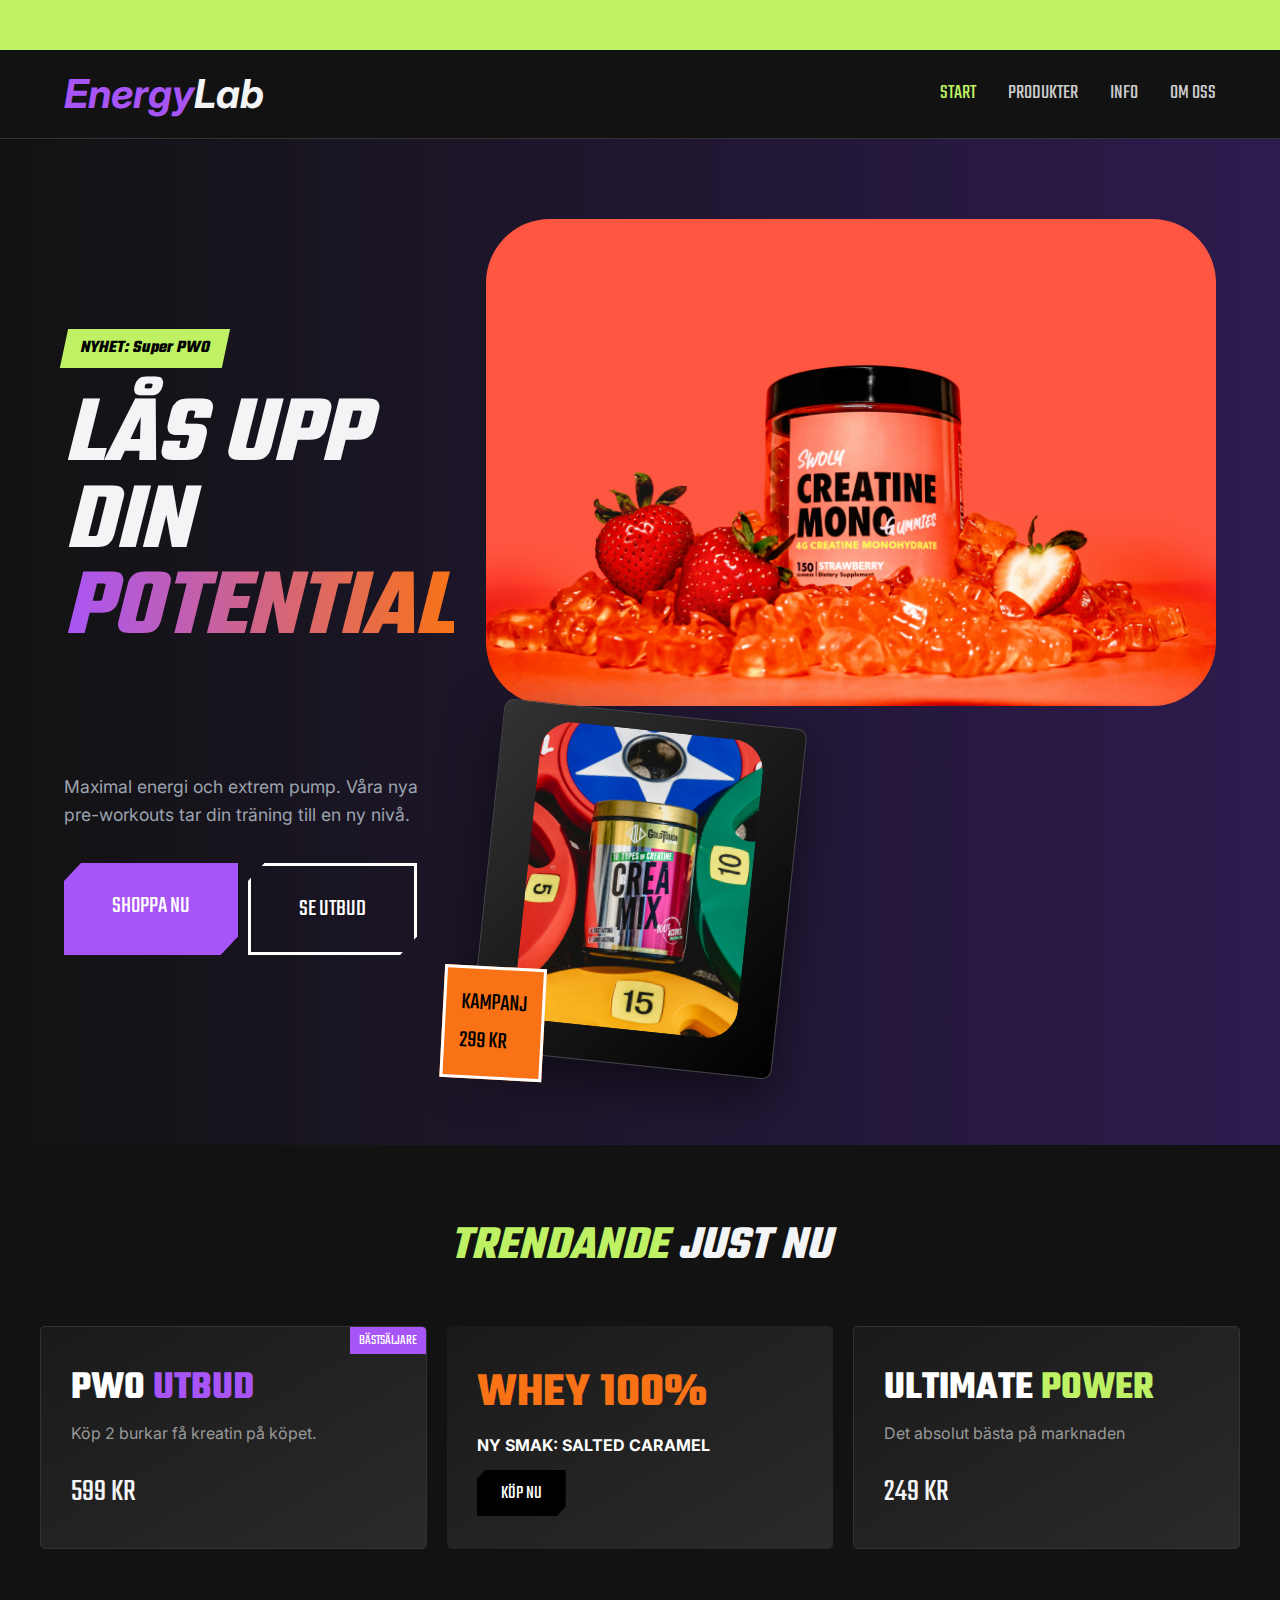
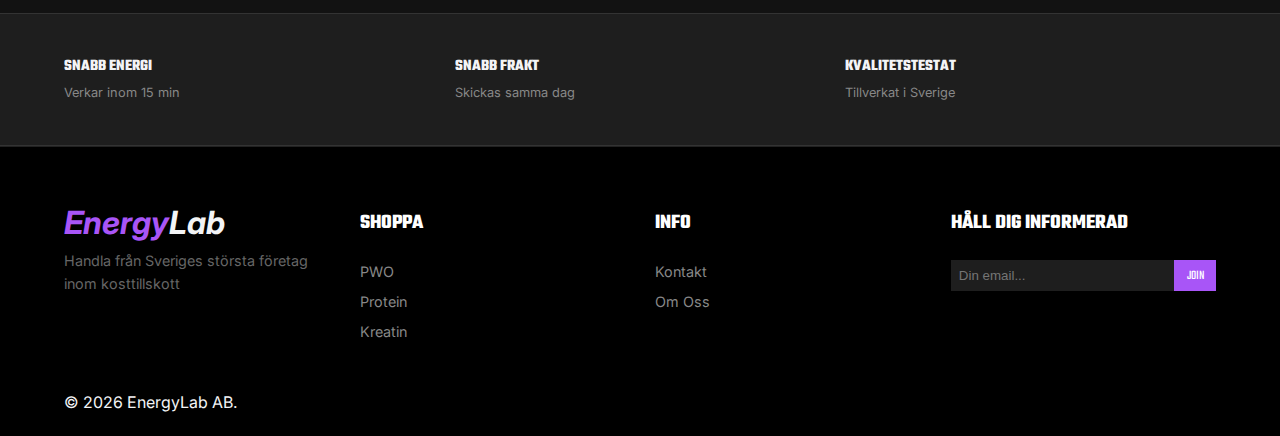
<file: index.html>
<!DOCTYPE html>
<html lang="sv">
<head>
    <meta charset="UTF-8">
    <meta name="viewport" content="width=device-width, initial-scale=1.0">
    <title>EnergyLab - Start</title>
	<link rel = "icon" type = "image/png" href= "logo.png">
    <link href="https://fonts.googleapis.com/css2?family=Teko:wght@400;600;700&family=Inter:wght@400;700&display=swap" rel="stylesheet">
    <link rel="stylesheet" href="mall.css">

</head>
<body>

    <div class="ticker-wrap">
        <div class="ticker-content">
             GRATIS SHAKER VID KÖP ÖVER 500 KR • KÖP 3 BETALA FÖR 2 PÅ ALLA PWO • FRI FRAKT ÖVER 499 KR • NYHET: Unicorn rainbow barf
        </div>
    </div>

    <header>
        <div class="container header-inner">
            <a href="index.html" class="logo">
                <span class="purple">Energy</span>Lab
            </a>
            
            <button class="hamburger" aria-label="Öppna meny">
                <span></span>
                <span></span>
                <span></span>
            </button>

            <nav class="main-nav">
                <a href="index.html" class="nav-link active">START</a>
                <a href="shop.html" class="nav-link">PRODUKTER</a>
                <a href="information.html" class="nav-link">INFO</a>
                <a href="omoss.html" class="nav-link">OM OSS</a>
            </nav>
        </div> </header>

    <main>
        <section class="hero">
            <div class="container hero-content" style="display: flex; gap: 2rem; align-items: center;">
                <div class="hero-text">
                    <span class="badge">NYHET: Super PWO</span>
                    <h1>Lås upp din <br> <span class="gradient-text">potential</span></h1>
                    <p>Maximal energi och extrem pump. Våra nya pre-workouts tar din träning till en ny nivå.</p>
                    <div class="btn-group" style="display: flex; gap: 10px;">
                        <a href="shop.html" class="btn btn-primary">SHOPPA NU</a>
                        <a href="shop.html" class="btn btn-outline">SE UTBUD</a>
                    </div>
                </div>
                <div class="hero-image">
                    <img src="swoly-supplements-5NJme42ptMw-unsplash.jpg" alt="Pre workout" style="max-width: 100%; width: 100%; height: auto; border-radius: 4em;"> 
                    
                    <div class="hero-image-wrap">
                        <span style="font-family: 'Teko'; font-size: 2rem; color: #666; text-align: center;">
                            <img src="gold-touch-nutrition-zszHN6icGzc-unsplash.jpg" alt="Pre workout" style="width: 7em; height: auto; border-radius: 1em;"> 
                        </span>
                        <div class="price-tag">KAMPANJ<br>299 KR</div>
                    </div>
                </div>
            </div>
        </section>

        <section class="section-padding container">
            <h2 style="font-size: 3rem; text-align: center; margin-bottom: 40px; font-style: italic;">
                <span style="color: var(--color-lime);">TRENDANDE</span> JUST NU
            </h2>
            
            <div class="grid-container" style="display: grid; grid-template-columns: repeat(auto-fit, minmax(300px, 1fr)); gap: 20px;">
                <div class="campaign-card">
                    <div class="card-tag">BÄSTSÄLJARE</div>
                    <h3 style="font-size: 2.5rem; color: white;">PWO <span style="color: var(--color-purple);">UTBUD</span></h3>
                    <p style="color: #999; margin-bottom: 20px;">Köp 2 burkar få kreatin på köpet.</p>
                    <div class="card-bottom">
                        <span class="card-price">599 KR</span>
                    </div>
                </div>

                <div class="campaign-card card-large">
                    <h3 style="font-size: 3rem; font-weight: bold; color: var(--color-orange)">WHEY 100%</h3>
                    <p style="font-weight: bold; margin-bottom: 20px; color: white">NY SMAK: SALTED CARAMEL</p>
                    <a href="shop.html" class="btn">KÖP NU</a> 
                </div>

                <div class="campaign-card" style="border-color: #333;">
                    <h3 style="font-size: 2.5rem; color: white;">ULTIMATE <span style="color: var(--color-lime);">POWER</span></h3>
                    <p style="color: #999; margin-bottom: 20px;">Det absolut bästa på marknaden</p>
                    <div class="card-bottom">
                        <span class="card-price">249 KR</span>
                    </div>
                </div>
            </div>
        </section>

        <div class="usp-bar">
            <div class="container usp-grid" style="display: grid; grid-template-columns: repeat(3, 1fr); gap: 20px;">
                <div class="usp-item">
                    <div>
                        <h4>SNABB ENERGI</h4>
                        <span style="color: #888; font-size: 0.8rem;">Verkar inom 15 min</span>
                    </div>
                </div>
                <div class="usp-item">
                    <div>
                        <h4>SNABB FRAKT</h4>
                        <span style="color: #888; font-size: 0.8rem;">Skickas samma dag</span>
                    </div>
                </div>
                <div class="usp-item">
                    <div>
                        <h4>KVALITETSTESTAT</h4>
                        <span style="color: #888; font-size: 0.8rem;">Tillverkat i Sverige</span>
                    </div>
                </div>
            </div>
        </div>
    </main>

    <footer>
        <div class="container">
            <div class="footer-grid" style="display: grid; grid-template-columns: repeat(auto-fit, minmax(200px, 1fr)); gap: 30px;">
                <div>
                    <div class="logo" style="font-size: 2rem; margin-bottom: 10px;">
                        <span class="purple">Energy</span>Lab
                    </div>
                    <p style="color: #666; font-size: 0.9rem;">Handla från Sveriges största företag inom kosttillskott</p>
                </div>
                <div>
                    <h4 class="footer-title">SHOPPA</h4>
                    <a href="shop.html" class="footer-link">PWO</a>
                    <a href="shop.html" class="footer-link">Protein</a>
                    <a href="shop.html" class="footer-link">Kreatin</a>
                </div>
                <div>
                    <h4 class="footer-title">INFO</h4>
                    <a href="information.html" class="footer-link">Kontakt</a>
                    <a href="omoss.html" class="footer-link">Om Oss</a>
                </div>
                <div>
                    <h4 class="footer-title">Håll dig informerad</h4>
                    <div class="newsletter">
                        <input type="email" placeholder="Din email...">
                        <button>JOIN</button>
                    </div>
                </div>
            </div>
            <div>
                <p>&copy; 2026 EnergyLab AB.</p>
                <div style="display: flex; gap: 10px;">
                    
                </div>
            </div>
        </div>
    </footer>

    <script>
        const hamburger = document.querySelector('.hamburger');
        const nav = document.querySelector('.main-nav');

        hamburger.addEventListener('click', () => {
            nav.classList.toggle('active');
        });
    </script>
</body>
</html>
</file>
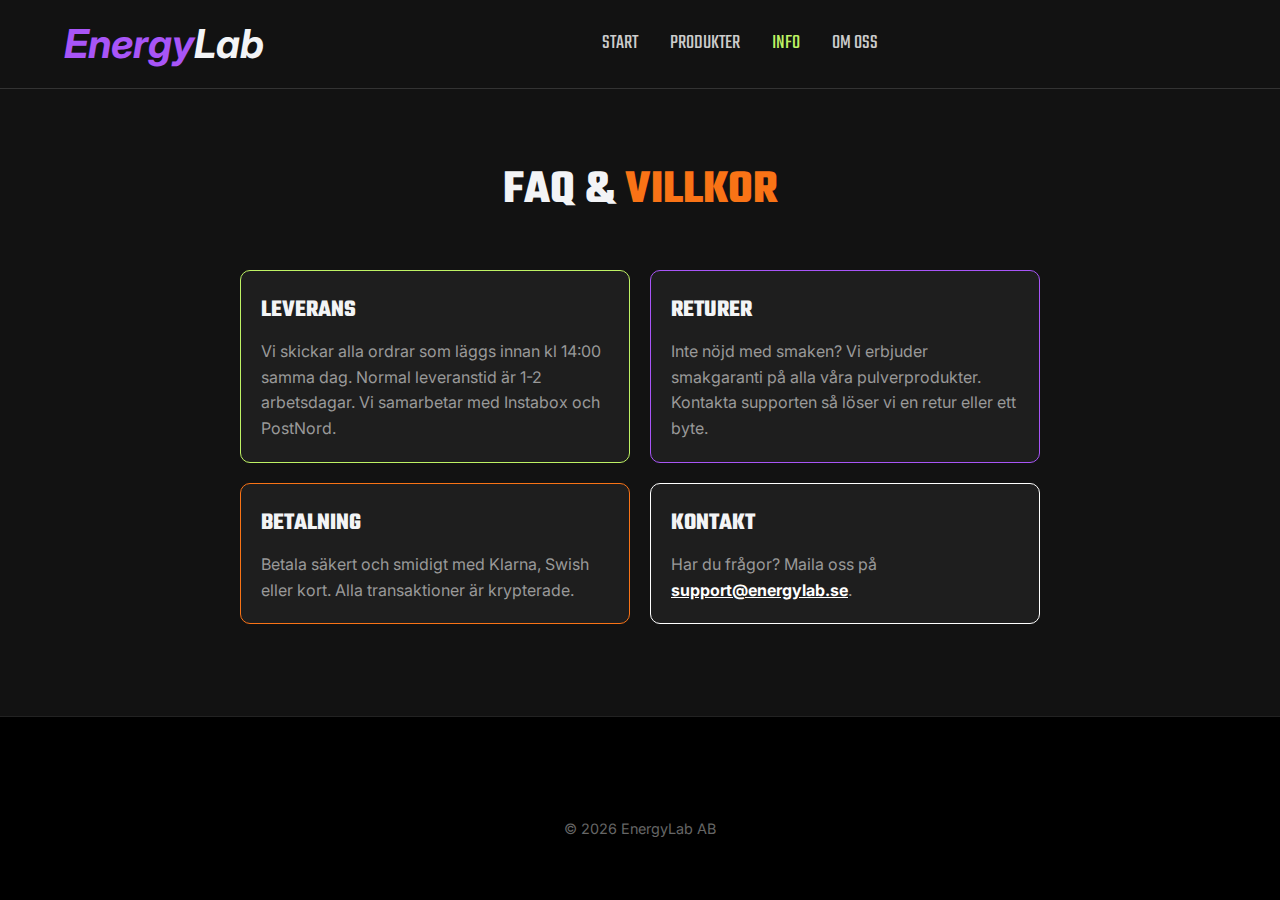
<file: information.html>
<!DOCTYPE html>
<html lang="sv">
<head>
    <meta charset="UTF-8">
    <meta name="viewport" content="width=device-width, initial-scale=1.0">
    <title>EnergyLab - Info</title>
	<link rel = "icon" type = "image/png" href= "logo.png">
    <link href="https://fonts.googleapis.com/css2?family=Teko:wght@400;600;700&family=Inter:wght@400;700&display=swap" rel="stylesheet">
    <link rel="stylesheet" href="mall.css">
</head>
<body>
    <header>
        <div class="container header-inner">
            <a href="index.html" class="logo"><span class="purple">Energy</span>Lab</a>
            
            <button class="hamburger" aria-label="Öppna meny">
                <span></span>
                <span></span>
                <span></span>
            </button>

            <nav class="main-nav">
                <a href="index.html" class="nav-link">START</a>
                <a href="shop.html" class="nav-link">PRODUKTER</a>
                <a href="information.html" class="nav-link active">INFO</a>
                <a href="omoss.html" class="nav-link">OM OSS</a>
            </nav>
            <div class="header-icons">
            </div>
        </div>
    </header>

    <main class="container section-padding">
        <div style="max-width: 800px; margin: 0 auto;">
            <h2 style="font-size: 3rem; text-align: center; margin-bottom: 40px;">FAQ & <span style="color: var(--color-orange);">VILLKOR</span></h2>

            <div class="faq-grid" style="display: grid; grid-template-columns: repeat(auto-fit, minmax(300px, 1fr)); gap: 20px;">
                <div class="faq-item" style="border: 1px solid var(--color-lime); padding: 20px; border-radius: 10px;">
                    <h3 style="font-size: 1.5rem; margin-bottom: 10px;">LEVERANS</h3>
                    <p style="color: #999;">Vi skickar alla ordrar som läggs innan kl 14:00 samma dag. Normal leveranstid är 1-2 arbetsdagar. Vi samarbetar med Instabox och PostNord.</p>
                </div>

                <div class="faq-item" style="border: 1px solid var(--color-purple); padding: 20px; border-radius: 10px;">
                    <h3 style="font-size: 1.5rem; margin-bottom: 10px;">RETURER</h3>
                    <p style="color: #999;">Inte nöjd med smaken? Vi erbjuder smakgaranti på alla våra pulverprodukter. Kontakta supporten så löser vi en retur eller ett byte.</p>
                </div>

                <div class="faq-item" style="border: 1px solid var(--color-orange); padding: 20px; border-radius: 10px;">
                    <h3 style="font-size: 1.5rem; margin-bottom: 10px;">BETALNING</h3>
                    <p style="color: #999;">Betala säkert och smidigt med Klarna, Swish eller kort. Alla transaktioner är krypterade.</p>
                </div>

                <div class="faq-item" style="border: 1px solid white; padding: 20px; border-radius: 10px;">
                    <h3 style="font-size: 1.5rem; margin-bottom: 10px;">KONTAKT</h3>
                    <p style="color: #999;">Har du frågor? Maila oss på <strong style="color: white; text-decoration: underline;">support@energylab.se</strong>.</p>
                </div>
            </div>
        </div>
    </main>

    <footer>
        <div class="container" style="text-align: center; color: #666; font-size: 0.9rem; padding: 40px 0;">
            &copy; 2026 EnergyLab AB
        </div>
    </footer>

    <script>
        const hamburger = document.querySelector('.hamburger');
        const nav = document.querySelector('.main-nav');

        hamburger.addEventListener('click', () => {
            nav.classList.toggle('active');
        });
    </script>
</body>
</html>
</file>
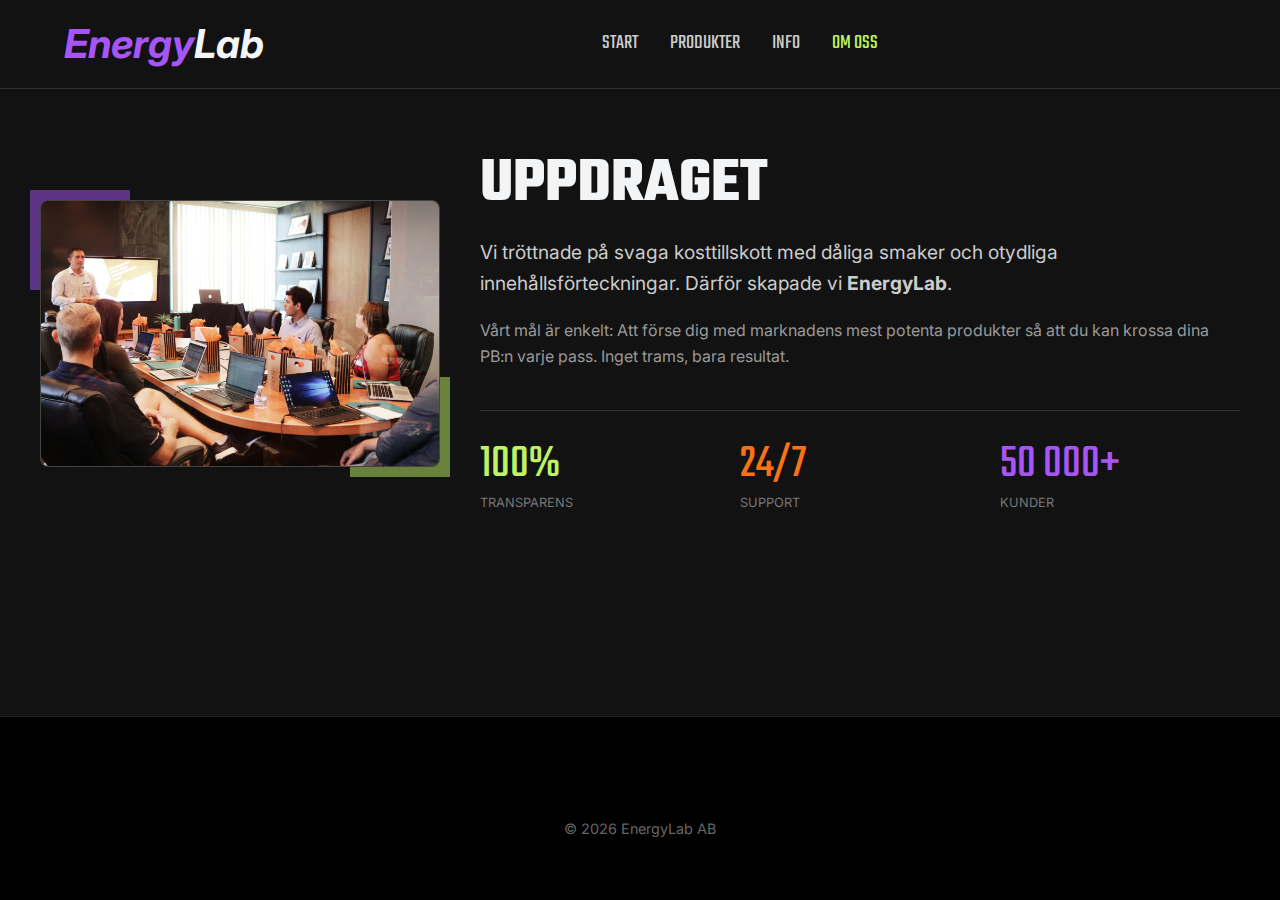
<file: omoss.html>
<!DOCTYPE html>
<html lang="sv">
<head>
    <meta charset="UTF-8">
    <meta name="viewport" content="width=device-width, initial-scale=1.0">
    <title>EnergyLab - Om Oss</title>
	<link rel = "icon" type = "image/png" href= "logo.png">
    <link href="https://fonts.googleapis.com/css2?family=Teko:wght@400;600;700&family=Inter:wght@400;700&display=swap" rel="stylesheet">
    <link rel="stylesheet" href="mall.css">
    <style>
        /* Specifik responsivitet för Om Oss-sidan */
        .about-split {
            display: flex;
            gap: 40px;
            align-items: center;
            flex-wrap: wrap; /* Gör att den bryter rad på mobilen */
        }

        .about-img {
            flex: 1;
            min-width: 300px;
            position: relative;
        }

        .stat-grid {
            display: grid;
            grid-template-columns: repeat(3, 1fr);
            gap: 20px;
            margin-top: 40px;
        }

        .stat-num {
            font-family: 'Teko';
            font-size: 3rem;
            line-height: 1;
        }

        @media (max-width: 768px) {
            .stat-grid {
                grid-template-columns: 1fr; /* Stapla stats på höjden i mobilen */
                text-align: center;
            }
            .about-split {
                text-align: center;
            }
        }
    </style>
</head>
<body>
    <header>
        <div class="container header-inner">
            <a href="index.html" class="logo"><span class="purple">Energy</span>Lab</a>
            
            <button class="hamburger" aria-label="Öppna meny">
                <span></span>
                <span></span>
                <span></span>
            </button>

            <nav class="main-nav">
                <a href="index.html" class="nav-link">START</a>
                <a href="shop.html" class="nav-link">PRODUKTER</a>
                <a href="information.html" class="nav-link">INFO</a>
                <a href="omoss.html" class="nav-link active">OM OSS</a>
            </nav>
            <div class="header-icons">
            </div>
        </div>
    </header>

    <main class="container section-padding">
        <div class="about-split">
            <div class="about-img">
                <div style="background-color: var(--color-purple); width: 100px; height: 100px; position: absolute; top: -10px; left: -10px; opacity: 0.5; z-index: 1;"></div>
                <div style="background-color: var(--color-lime); width: 100px; height: 100px; position: absolute; bottom: -10px; right: -10px; opacity: 0.5; z-index: 1;"></div>
                
                <div style="background: #222; border: 1px solid #444; width: 100%; position: relative; z-index: 2; display: flex; align-items: center; justify-content: center; border-radius: 8px; overflow: hidden;">
                    <img src="campaign-creators-gMsnXqILjp4-unsplash.jpg" alt="Företaget" style="width: 100%; height: auto; display: block;">
                </div>
            </div>

            <div style="flex: 1; min-width: 300px;">
                <h2 style="font-family: 'Teko'; font-size: 4rem; margin-bottom: 20px; line-height: 1;">UPPDRAGET</h2>
                <p style="font-size: 1.2rem; color: #ccc; margin-bottom: 20px;">
                    Vi tröttnade på svaga kosttillskott med dåliga smaker och otydliga innehållsförteckningar. 
                    Därför skapade vi <strong>EnergyLab</strong>.
                </p>
                <p style="color: #999;">
                    Vårt mål är enkelt: Att förse dig med marknadens mest potenta produkter så att du kan krossa dina PB:n varje pass. Inget trams, bara resultat.
                </p>

                <div class="stat-grid">
                    <div>
                        <div class="stat-num" style="color: var(--color-lime);">100%</div>
                        <span style="font-size: 0.8rem; color: #777; text-transform: uppercase;">Transparens</span>
                    </div>
                    <div>
                        <div class="stat-num" style="color: var(--color-orange);">24/7</div>
                        <span style="font-size: 0.8rem; color: #777; text-transform: uppercase;">Support</span>
                    </div>
                    <div>
                        <div class="stat-num" style="color: var(--color-purple);">50 000+</div>
                        <span style="font-size: 0.8rem; color: #777; text-transform: uppercase;">Kunder</span>
                    </div>
                </div>
            </div>
        </div>
    </main>

    <footer>
        <div class="container" style="text-align: center; color: #666; font-size: 0.9rem; padding: 40px 0;">
            &copy; 2026 EnergyLab AB
        </div>
    </footer>

    <script>
        const hamburger = document.querySelector('.hamburger');
        const nav = document.querySelector('.main-nav');

        hamburger.addEventListener('click', () => {
            nav.classList.toggle('active');
        });
    </script>
</body>
</html>
</file>
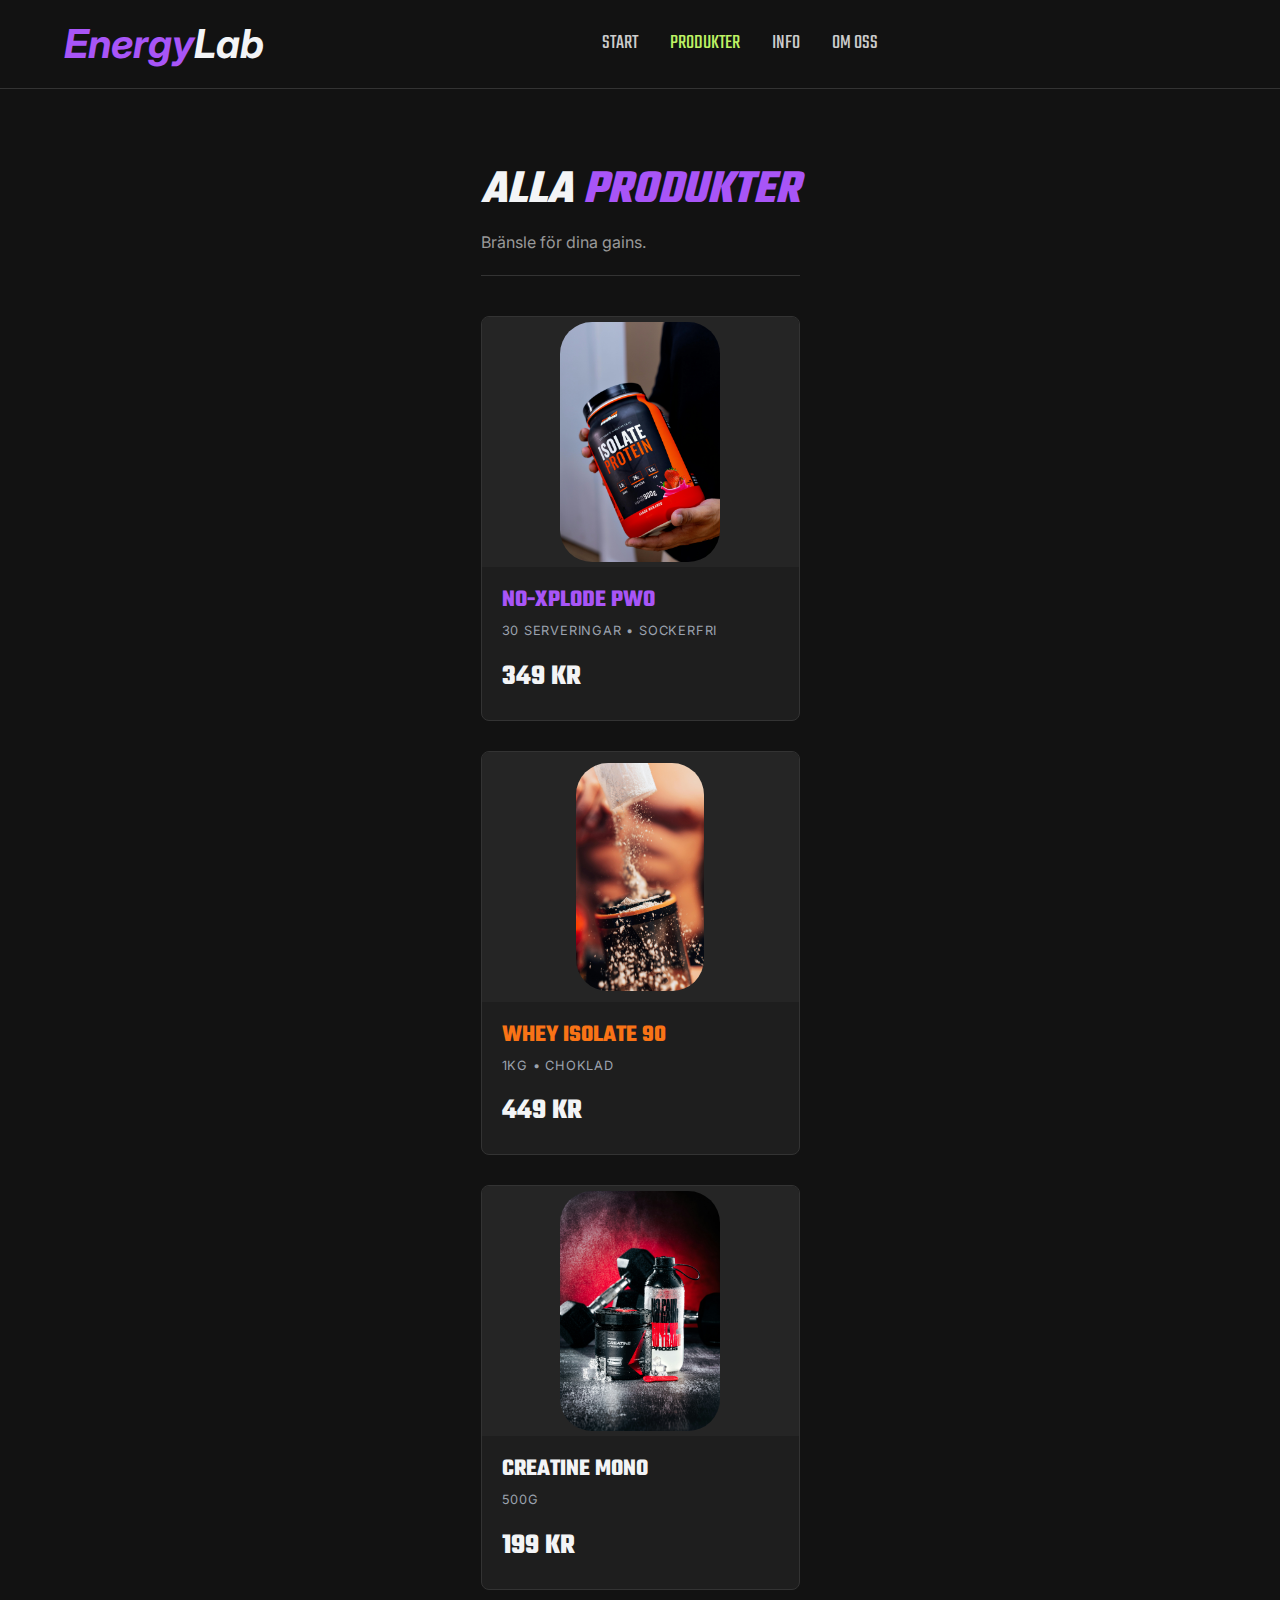
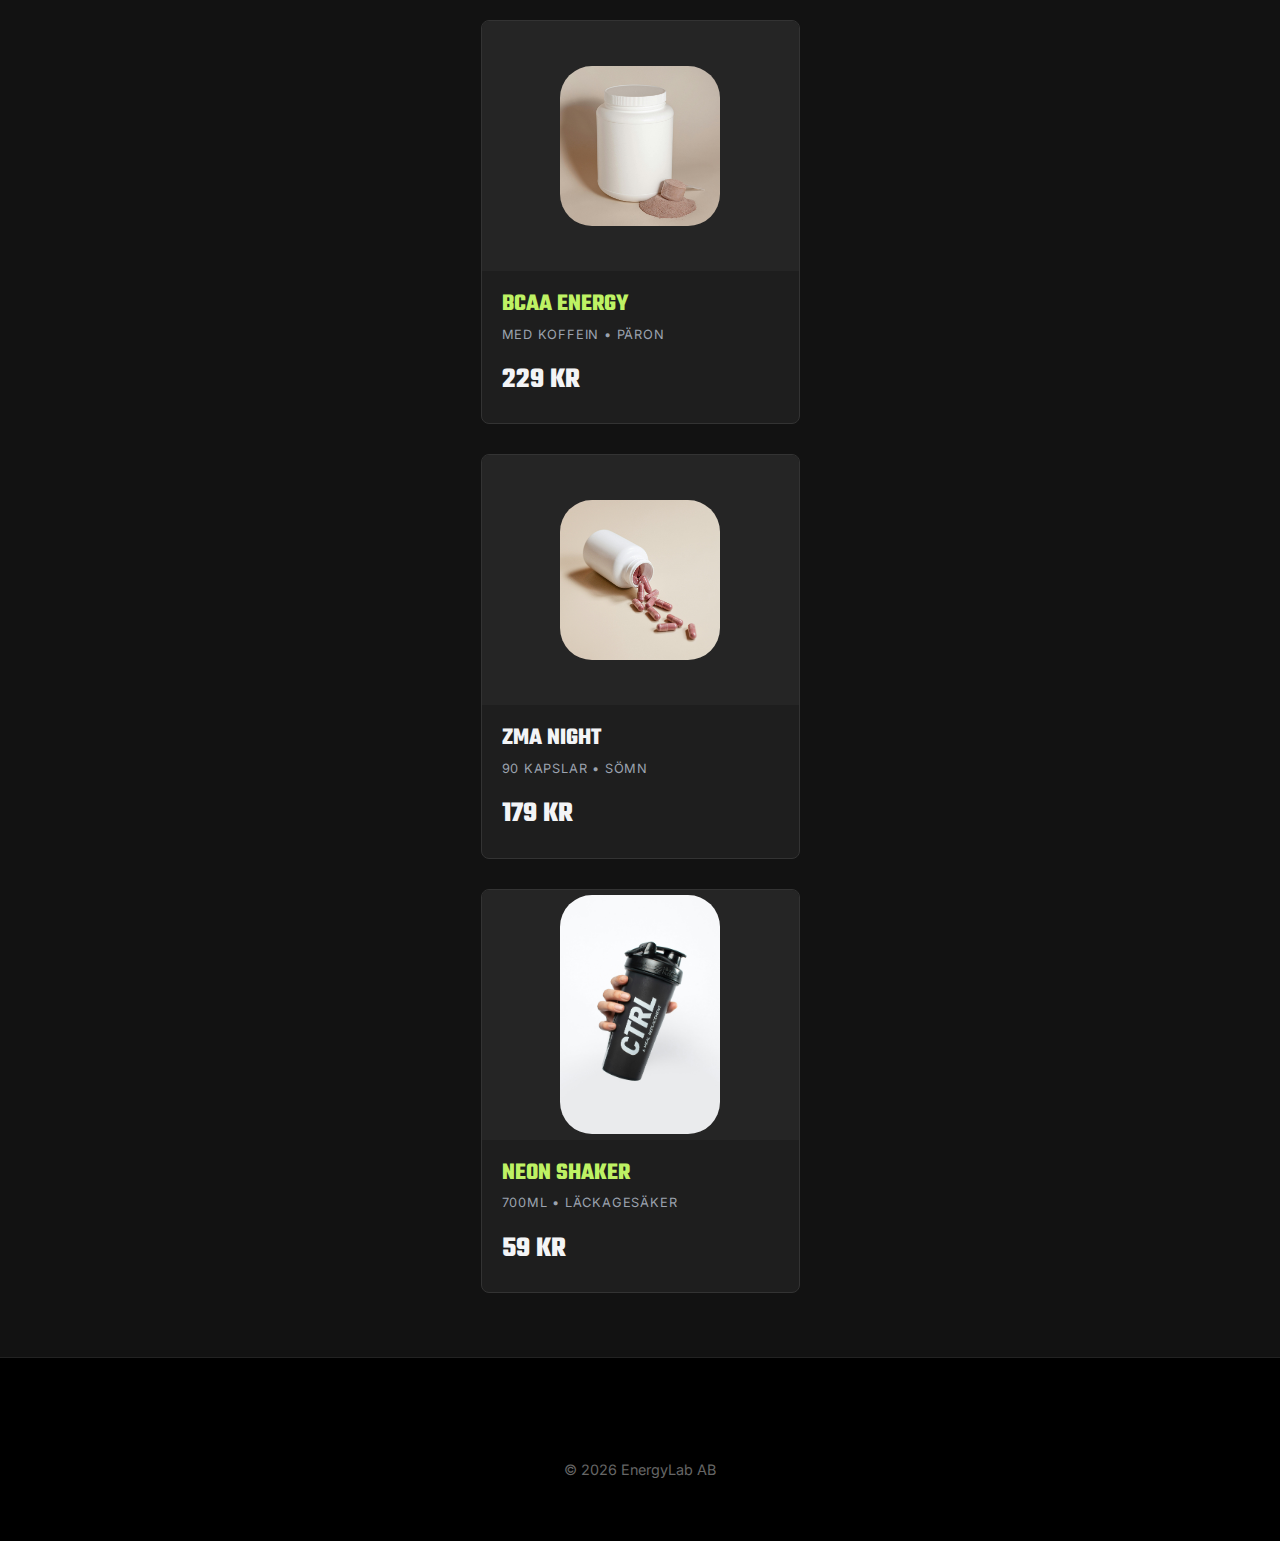
<file: shop.html>
<!DOCTYPE html>
<html lang="sv">
<head>
    <meta charset="UTF-8">
    <meta name="viewport" content="width=device-width, initial-scale=1.0">
    <title>EnergyLab - Produkter</title>
	<link rel = "icon" type = "image/png" href= "logo.png">
    <link href="https://fonts.googleapis.com/css2?family=Teko:wght@400;600;700&family=Inter:wght@400;700&display=swap" rel="stylesheet">
    <link rel="stylesheet" href="mall.css">
</head>
<body>
    <header>
        <div class="container header-inner">
            <a href="index.html" class="logo"><span class="purple">Energy</span>Lab</a>
            
            <button class="hamburger" aria-label="Öppna meny">
                <span></span>
                <span></span>
                <span></span>
            </button>

            <nav class="main-nav">
                <a href="index.html" class="nav-link">START</a>
                <a href="shop.html" class="nav-link active">PRODUKTER</a>
                <a href="information.html" class="nav-link">INFO</a>
                <a href="omoss.html" class="nav-link">OM OSS</a>
            </nav>
            <div class="header-icons">
               </div>
        </div>
    </header>

    <main class="container section-padding">
        <div class="shop-header">
            <div>
                <h2 style="font-size: 3rem; font-style: italic;">ALLA <span style="color: var(--color-purple);">PRODUKTER</span></h2>
                <p style="color: #999;">Bränsle för dina gains.</p>
            </div>
        </div>

        <div class="product-grid" style="display: grid; grid-template-columns: repeat(auto-fit, minmax(250px, 1fr)); gap: 30px; margin-top: 40px;">
            <div class="product-card">
                <span class="card-tag" style="background: white; color: black; left: 10px; right: auto; top: 10px;">STARK</span>
                <div class="product-img"> 
                    <img src="pexels-itslauravillela-31555272.jpg" alt="Pre workout" style="width:10em; height:auto; border-radius: 2em">
                </div>
                <div class="product-info">
                    <h3 class="product-title" style="color: var(--color-purple);">NO-XPLODE PWO</h3>
                    <p class="product-meta">30 Serveringar • Sockerfri</p>
                    <div class="product-footer">
                        <span class="price">349 KR</span>
                    </div>
                </div>
            </div>

            <div class="product-card">
                <span class="card-tag" style="background: var(--color-orange); color: black; left: 10px; right: auto; top: 10px;">POPULÄR</span>
                <div class="product-img"> 
                    <img src="pexels-krzysztof-biernat-406313862-15120889.jpg" alt="Protein" style="width:8em; height:auto; border-radius: 2em">
                </div>
                <div class="product-info">
                    <h3 class="product-title" style="color: var(--color-orange);">WHEY ISOLATE 90</h3>
                    <p class="product-meta">1kg • Choklad</p>
                    <div class="product-footer">
                        <span class="price">449 KR</span>
                    </div>
                </div>
            </div>

            <div class="product-card">
                <div class="product-img"> 
                    <img src="marios-gkortsilas-1PPdOkGO9cg-unsplash.jpg" alt="Kreatin" style="width:10em; height:auto; border-radius: 2em">
                </div>
                <div class="product-info">
                    <h3 class="product-title">CREATINE MONO</h3>
                    <p class="product-meta">500g</p>
                    <div class="product-footer">
                        <span class="price">199 KR</span>
                    </div>
                </div>
            </div>

            <div class="product-card">
                <span class="card-tag" style="background: var(--color-lime); color: black; left: 10px; right: auto; top: 10px;">NYHET</span>
                <div class="product-img"> 
                    <img src="pexels-supliful-13779103.jpg" alt="BCAA" style="width:10em; height:auto; border-radius: 2em">
                </div>
                <div class="product-info">
                    <h3 class="product-title" style="color: var(--color-lime);">BCAA ENERGY</h3>
                    <p class="product-meta">Med Koffein • Päron</p>
                    <div class="product-footer">
                        <span class="price">229 KR</span>
                    </div>
                </div>
            </div>

            <div class="product-card">
                <div class="product-img"> 
                    <img src="supliful-supplements-on-demand-E-hOpSZONa0-unsplash.jpg" alt="ZMA" style="width:10em; height:auto; border-radius: 2em">
                </div>
                <div class="product-info">
                    <h3 class="product-title">ZMA NIGHT</h3>
                    <p class="product-meta">90 Kapslar • Sömn</p>
                    <div class="product-footer">
                        <span class="price">179 KR</span>
                    </div>
                </div>
            </div>

            <div class="product-card">
                <div class="product-img"> 
                    <img src="ctrl-a-meal-replacement-baCwq7-mZrQ-unsplash.jpg" alt="Shaker" style="width:10em; height:auto; border-radius: 2em">
                </div>
                <div class="product-info">
                    <h3 class="product-title" style="color: var(--color-lime);">NEON SHAKER</h3>
                    <p class="product-meta">700ml • Läckagesäker</p>
                    <div class="product-footer">
                        <span class="price">59 KR</span>
                    </div>
                </div>
            </div>
        </div>
    </main>

    <footer>
        <div class="container" style="text-align: center; color: #666; font-size: 0.9rem; padding: 40px 0;">
            &copy; 2026 EnergyLab AB
        </div>
    </footer>

    <script>
        const hamburger = document.querySelector('.hamburger');
        const nav = document.querySelector('.main-nav');

        hamburger.addEventListener('click', () => {
            nav.classList.toggle('active');
        });
    </script>
</body>
</html>
</file>
<file: mall.css>
/* CSS mall */
/* Bakgrundsfärger och text färger */
:root {
    --bg-black: #121212;
    --bg-dark: #1e1e1e;
    --bg-card: #252525;
    --text-main: #f3f4f6;
    --text-muted: #9ca3af;
    
    /* Färger */
    --color-purple: #a855f7;
    --color-lime: #bef264;
    --color-orange: #f97316;
    
    --font-head: 'Teko', sans-serif;
    --font-body: 'Inter', sans-serif;
}

* {
    box-sizing: border-box;
    margin: 0;
    padding: 0;
}

body {
    background-color: var(--bg-black);
    color: var(--text-main);
    font-family: var(--font-body);
    line-height: 1.6;
    display: flex;
    flex-direction: column;
    min-height: 100vh;
}

h1, h2, h3, h4, .nav-link, .btn {
    font-family: var(--font-head);
    text-transform: uppercase;
}

a {
    text-decoration: none;
    color: inherit;
    transition: color 0.3s;
}

ul {
    list-style: none;
}

/* Layout */
.container {
    max-width: 75em; 
    margin: 0 auto;
    padding: 0 1.5em; 
}

.section-padding {
    padding: 4em 0; 
}

/* Reklam TOPPREMSAN */
.ticker-wrap {
    background-color: var(--color-lime);
    color: black;
    font-family: var(--font-head);
    font-weight: 700;
    font-size: 1.2em;
    overflow: hidden;
    white-space: nowrap;
    padding: 0.5em 0;
    position: sticky;
    top: 0;
    z-index: 100;
}

.ticker-content {
    display: inline-block;
    padding-left: 100%;
    animation: ticker 25s linear infinite;
}

@keyframes ticker {
    0% { transform: translate3d(0, 0, 0); }
    100% { transform: translate3d(-100%, 0, 0); }
}

/* HEADER och NAV */
header {
    background-color: var(--bg-black);
    border-bottom: 0.07em solid #333; 
    padding: 1.5em 0; 
}

.header-inner {
    display: flex;
    justify-content: space-between;
    align-items: center;
}

.logo {
    font-size: 2.5em;
    font-weight: bold;
    font-style: italic;
    line-height: 1;
}

.logo .purple { color: var(--color-purple); }

.main-nav {
    display: none; 
    gap: 2em; 
}

.nav-link {
    font-size: 1.3em;
    color: #ccc;
}

.nav-link:hover, .nav-link.active {
    color: var(--color-lime);
}

.header-icons {
    display: flex;
    align-items: center;
    gap: 1em; 
}

/* HERO SEKTION (INDEX) */
.hero {
    position: relative;
    background-color: var(--bg-dark);
    background: linear-gradient(to right, #121212, #2d1b4e);
    overflow: hidden;
    padding: 5em 0; 
    min-height: 38em;
    display: flex;
    align-items: center;
}

.hero-content {
    display: flex;
    flex-direction: column;
    align-items: center;
    gap: 2.5em; 
}

.hero-text {
    z-index: 2;
    text-align: center;
}

.badge {
    display: inline-block;
    background-color: var(--color-lime);
    color: black;
    font-family: var(--font-head);
    font-weight: bold;
    padding: 0.3em 0.95em;
    font-size: 1.1em;
    transform: skewX(-12deg);
    margin-bottom: 1.5em; 
}

.hero h1 {
    font-size: 4em;
    line-height: 0.9;
    font-style: italic;
    margin-bottom: 1.25em; 
}

.gradient-text {
    background: linear-gradient(to right, var(--color-purple), var(--color-orange));
    -webkit-background-clip: text;
    background-clip: text;
    color: transparent;
}

.hero p {
    color: var(--text-muted);
    font-size: 1.1em;
    max-width: 31.5em;
    margin: 0 auto 1.9em auto;
}

.btn-group {
    display: flex;
    gap: 1em; 
    justify-content: center;
}

.btn {
    padding: 1em 2em; 
    font-size: 1.5em;
    border: none;
    cursor: pointer;
    clip-path: polygon(10% 0, 100% 0, 100% 80%, 90% 100%, 0 100%, 0 20%);
    transition: transform 0.2s;
}

.btn:hover {
    transform: scale(1.05);
}

.btn-primary {
    background-color: var(--color-purple);
    color: white;
}

.btn-outline {
    background-color: transparent;
    border: 0.125em solid white; 
    color: white;
}

.hero-image-wrap {
    position: relative;
	object-fit: fill;
    width: 19em;
    height: 22em;
    background: linear-gradient(to bottom right, #333, #000);
    border: 0.06em solid #444; 
    border-radius: 0.6em; 
    display: flex;
    justify-content: center;
    align-items: center;
    transform: rotate(6deg);
    box-shadow: 0 1.25em 3.125em rgba(0,0,0,0.5); 
}

.price-tag {
    position: absolute;
    bottom: -1.25em; 
    left: -1.25em; 
    background-color: var(--color-orange);
    color: black;
    font-family: var(--font-head);
    font-size: 1.5em;
    padding: 0.625em; 
    border: 0.125em solid white;
    transform: rotate(-3deg);
    z-index: 5;
}

/* GRID LAYOUT */
.grid-container {
    display: grid;
    grid-template-columns: 1fr;
    gap: 1.25em; 
}

/* KAMPANJ KORT */
.campaign-card {
    background: linear-gradient(to bottom right, #1a1a1a, #2a2a2a);
    border: 0.0625em solid #333;
    padding: 1.875em; 
    border-radius: 0.3125em;
    position: relative;
    overflow: hidden;
    transition: all 0.3s;
    cursor: pointer;
}

.campaign-card:hover {
    border-color: var(--color-purple);
    transform: translateY(-0.3125em); 
}

.card-tag {
    position: absolute;
    top: 0;
    right: 0;
    background-color: var(--color-purple);
    color: white;
    font-family: var(--font-head);
    padding: 0.125em 0.625em; 
    font-size: 0.9em;
}

.card-price {
    font-family: var(--font-head);
    font-size: 2em;
}

.card-bottom {
    display: flex;
    justify-content: space-between;
    align-items: flex-end;
}

.card-large {
    background-color: var(--color-orange);
    color: black;
    border: none;
}

.card-large .btn {
    background-color: black;
    color: white;
    font-size: 1.2em;
    padding: 0.5em 1.25em; 
}

/* USP BAR */
.usp-bar {
    background-color: var(--bg-dark);
    padding: 2.5em 0; 
    border-top: 0.0625em solid #333;
    border-bottom: 0.0625em solid #333;
}

.usp-grid {
    display: flex;
    flex-wrap: wrap;
    justify-content: space-around;
    gap: 1.875em; 
}

.usp-item {
    display: flex;
    align-items: center;
    gap: 0.9375em; 
}

.icon-circle {
    width: 3.125em; 
    height: 3.125em; 
    border-radius: 50%;
    display: flex;
    align-items: center;
    justify-content: center;
    color: black;
}

/* SHOP SIDAN */
.shop-header {
    display: flex;
    flex-direction: column;
    margin-bottom: 2.5em; 
    border-bottom: 0.0625em solid #333;
    padding-bottom: 1.25em; 
}



.product-grid {
    display: grid;
    grid-template-columns: repeat(auto-fill, minmax(16.25em, 1fr)); 
    gap: 1.5625em; 
}

.product-card {
    background-color: var(--bg-dark);
    border: 0.0625em solid #333;
    border-radius: 0.5em; 
    overflow: hidden;
    transition: all 0.3s;
    position: relative;
    display: flex;
    flex-direction: column;
}

.product-card:hover {
    border-color: var(--color-purple);
    transform: translateY(-0.3125em); 
}

.product-img {
    height: 15.625em; 
    background-color: #252525;
    display: flex;
    align-items: center;
    justify-content: center;
    position: relative;
}


.product-info {
    padding: 1.25em; 
    display: flex;
    flex-direction: column;
    flex-grow: 1;
}

.product-title {
    font-size: 1.5em;
    line-height: 1.1;
    margin-bottom: 0.3125em;
}

.product-meta {
    font-size: 0.8em;
    color: var(--text-muted);
    text-transform: uppercase;
    letter-spacing: 0.0625em; 
    margin-bottom: 0.9375em; 
}

.product-footer {
    margin-top: auto;
    display: flex;
    justify-content: space-between;
    align-items: center;
}

.price {
    font-family: var(--font-head);
    font-size: 1.8em;
    font-weight: bold;
}


.buy-icon:hover {
    background-color: var(--color-lime);
}

/* INFO och OM OSS */
.faq-grid {
    display: grid;
    gap: 1.875em; 
}

.faq-item {
    background-color: var(--bg-dark);
    padding: 1.875em;
    border-left: 0.25em solid var(--color-purple); 
}

.about-split {
    display: flex;
    flex-direction: column;
    gap: 3.125em; 
    align-items: center;
}

.about-img {
    position: relative;
    width: 100%;
    max-width: 25em; 
}

.stat-grid {
    display: grid;
    grid-template-columns: repeat(3, 1fr);
    gap: 1.25em; 
    margin-top: 1.875em; 
    padding-top: 1.875em;
    border-top: 0.0625em solid #333;
}

.stat-num {
    font-family: var(--font-head);
    font-size: 2.5em;
    line-height: 1;
}

/* FOOTER */
footer {
    background-color: black;
    border-top: 0.0625em solid #222;
    padding: 3.75em 0 1.25em 0; 
    margin-top: auto;
}

.footer-grid {
    display: grid;
    grid-template-columns: 1fr;
    gap: 2.5em; 
    margin-bottom: 2.5em; 
}

.footer-title {
    color: white;
    font-size: 1.3em;
    margin-bottom: 0.9375em; 
}

.footer-link {
    color: #888;
    font-size: 0.9em;
    display: block;
    margin-bottom: 0.5em;
}

.footer-link:hover {
    color: var(--color-lime);
}

.newsletter {
    display: flex;
}

.newsletter input {
    background: #1e1e1e;
    border: none;
    color: white;
    padding: 0.625em; 
    flex-grow: 1;
}

.newsletter button {
    background: var(--color-purple);
    border: none;
    color: white;
    padding: 0 0.9375em; 
    font-family: var(--font-head);
    cursor: pointer;
}

/* Responsivitet*/
@media (min-width: 48em) { 
    .main-nav { display: flex; }
    
    .hero-content {
        flex-direction: row;
        text-align: left;
    }
    
    .hero-text {
        width: 50%;
        text-align: left;
    }
    
    .hero h1 { font-size: 5em; }
    .hero p { margin: 0 0 1.875em 0; }
    
    .btn-group { justify-content: flex-start; }
    
    .grid-container {
        grid-template-columns: repeat(3, 1fr);
    }
    
    .card-large {
        grid-column: span 1; 
    }
    
    .shop-header {
        flex-direction: row;
        justify-content: space-between;
        align-items: flex-end;
    }
    
    .faq-grid {
        grid-template-columns: 1fr 1fr;
    }
    
    .about-split {
        flex-direction: row;
    }
    
    .footer-grid {
        grid-template-columns: repeat(4, 1fr);
    }
}

@media (min-width: 64em) { 
    .hero h1 { font-size: 6em; }
    .card-large { grid-column: span 1; }
}
/*HAMBURGERMENY o RESPONSIVITET*/


.header-inner {
    display: flex;
    justify-content: space-between;
    align-items: center;
    position: relative;
}

.hamburger {
    display: none;
    flex-direction: column;
    cursor: pointer;
    background: none;
    border: none;
    gap: 5px;
}

.hamburger span {
    width: 30px;
    height: 3px;
    background-color: white;
    border-radius: 5px;
    transition: all 0.3s ease;
}

@media (max-width: 768px) {
    
    /* Visa hamburgare på mobil */
    .hamburger {
        display: flex; 
        z-index: 1001; 
    }

   
    .main-nav {
        display: none; 
        position: absolute;
        top: 100%;
        left: 0;
        width: 100%;
        background-color: #111; 
        flex-direction: column;
        align-items: center;
        padding: 20px 0;
        box-shadow: 0 10px 10px rgba(0,0,0,0.5);
        z-index: 1000;
    }

    
    .main-nav.active {
        display: flex; 
    }

    .nav-link {
        margin: 15px 0;
        font-size: 1.2rem;
        display: block;
    }
    
    
    .grid-container, 
    .usp-grid, 
    .footer-grid {
        display: grid;
        grid-template-columns: 1fr !important; 
        gap: 20px;
    }
    
   
    .hero-content {
        flex-direction: column;
        text-align: center;
    }
    
    /* Centrerar knapparna i hero */
    .btn-group {
        justify-content: center;
    }
}
</file>
